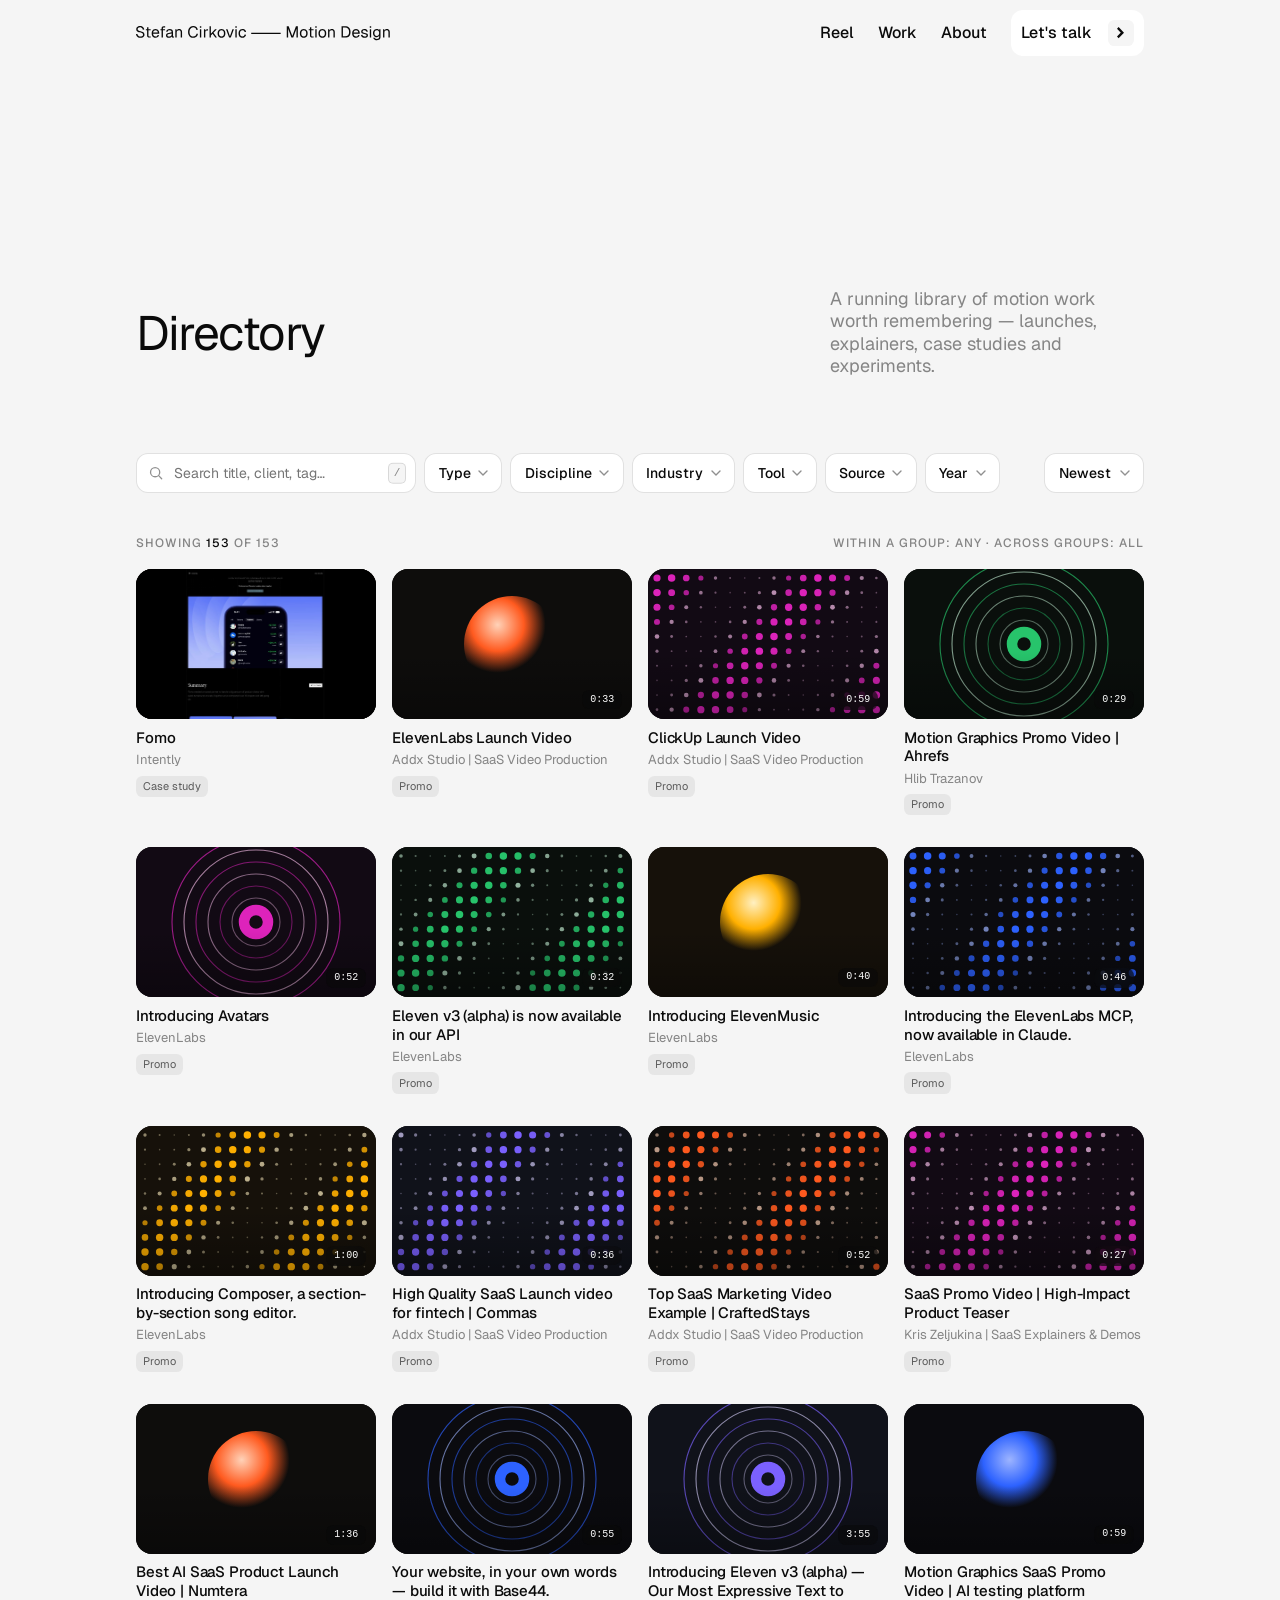
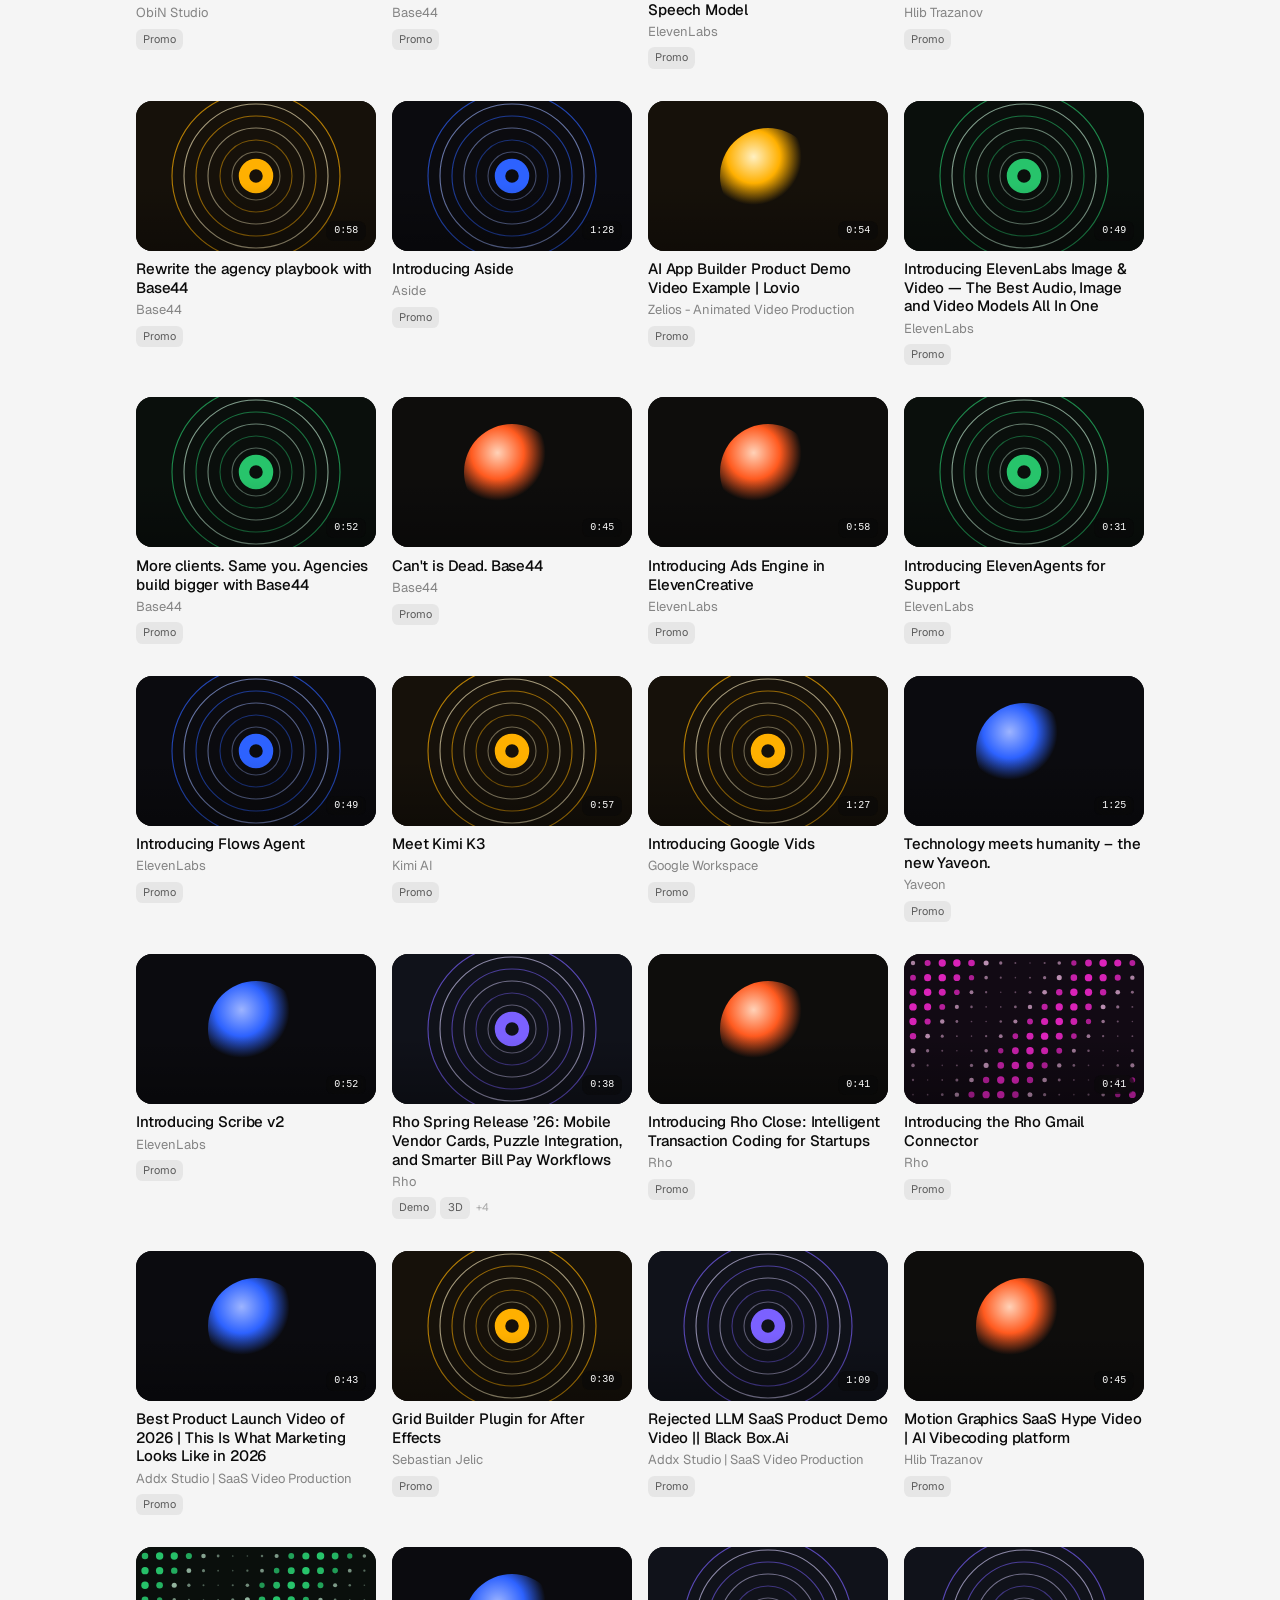
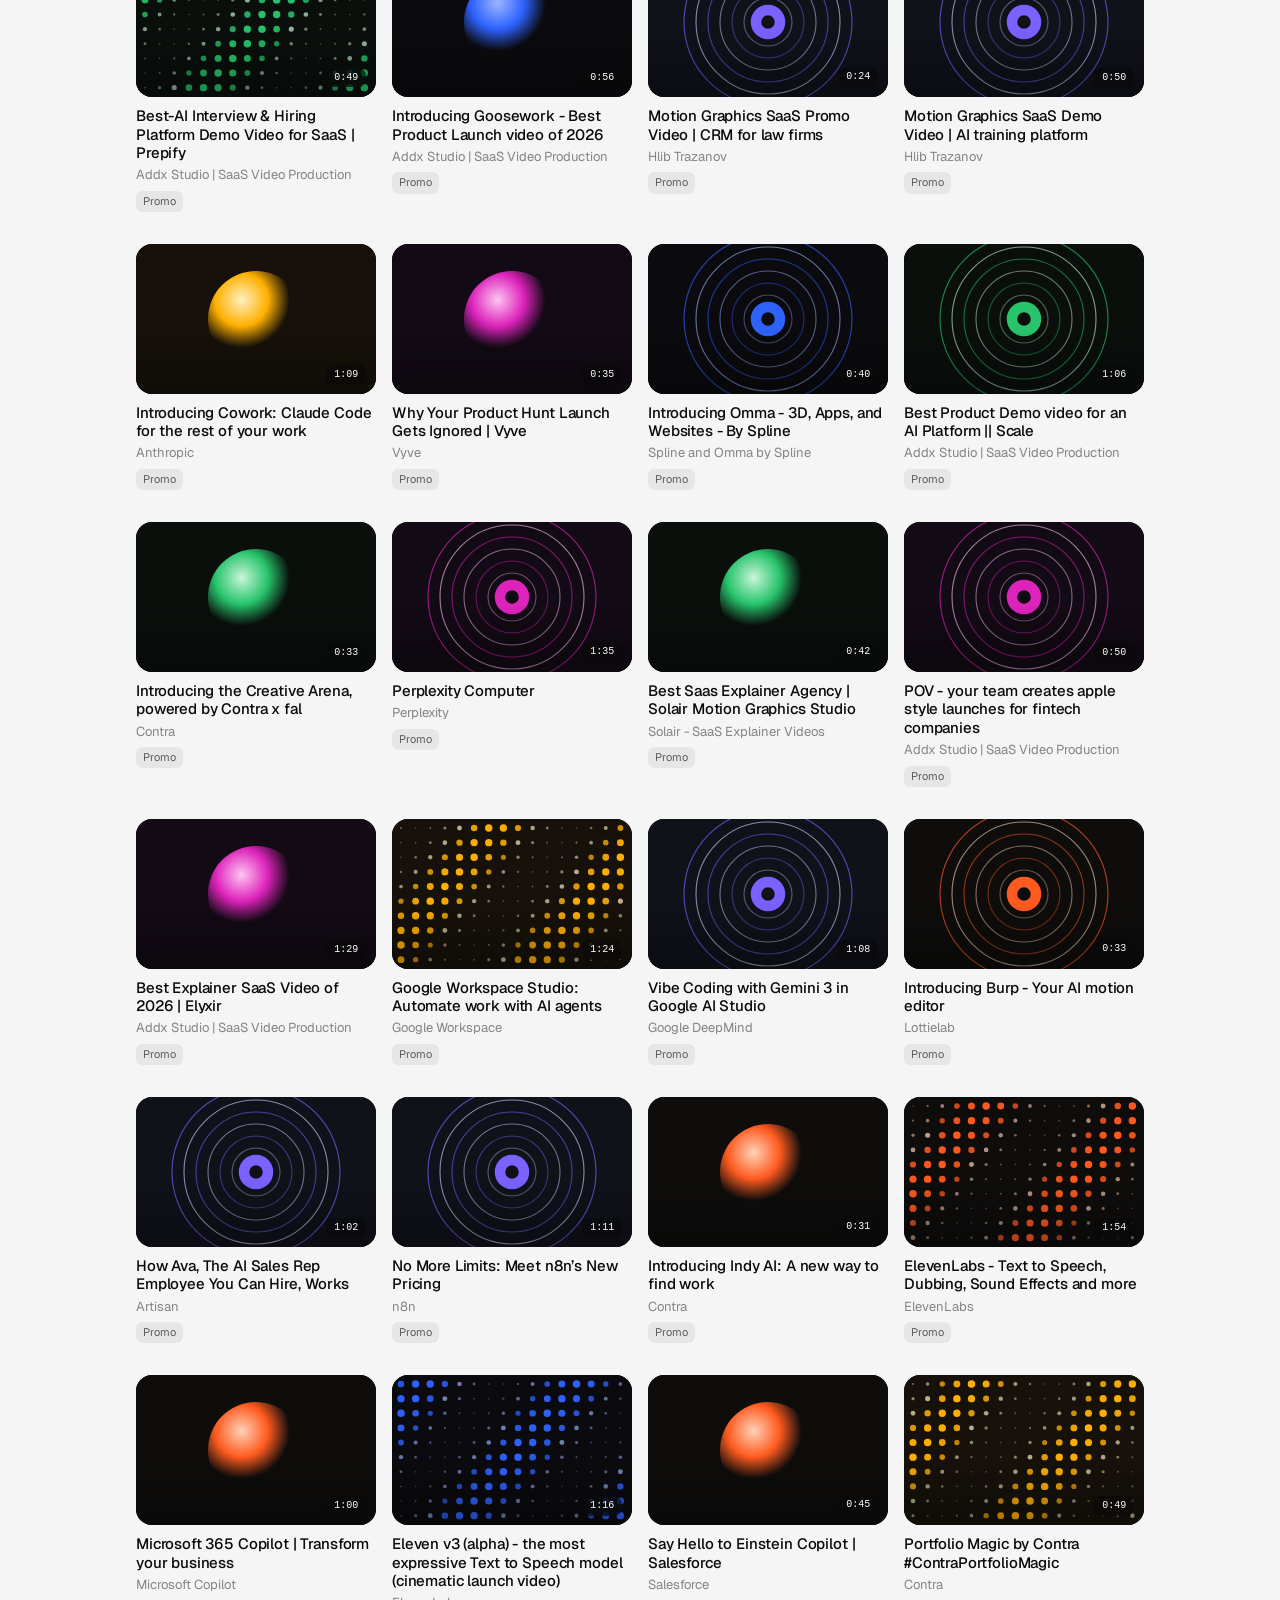
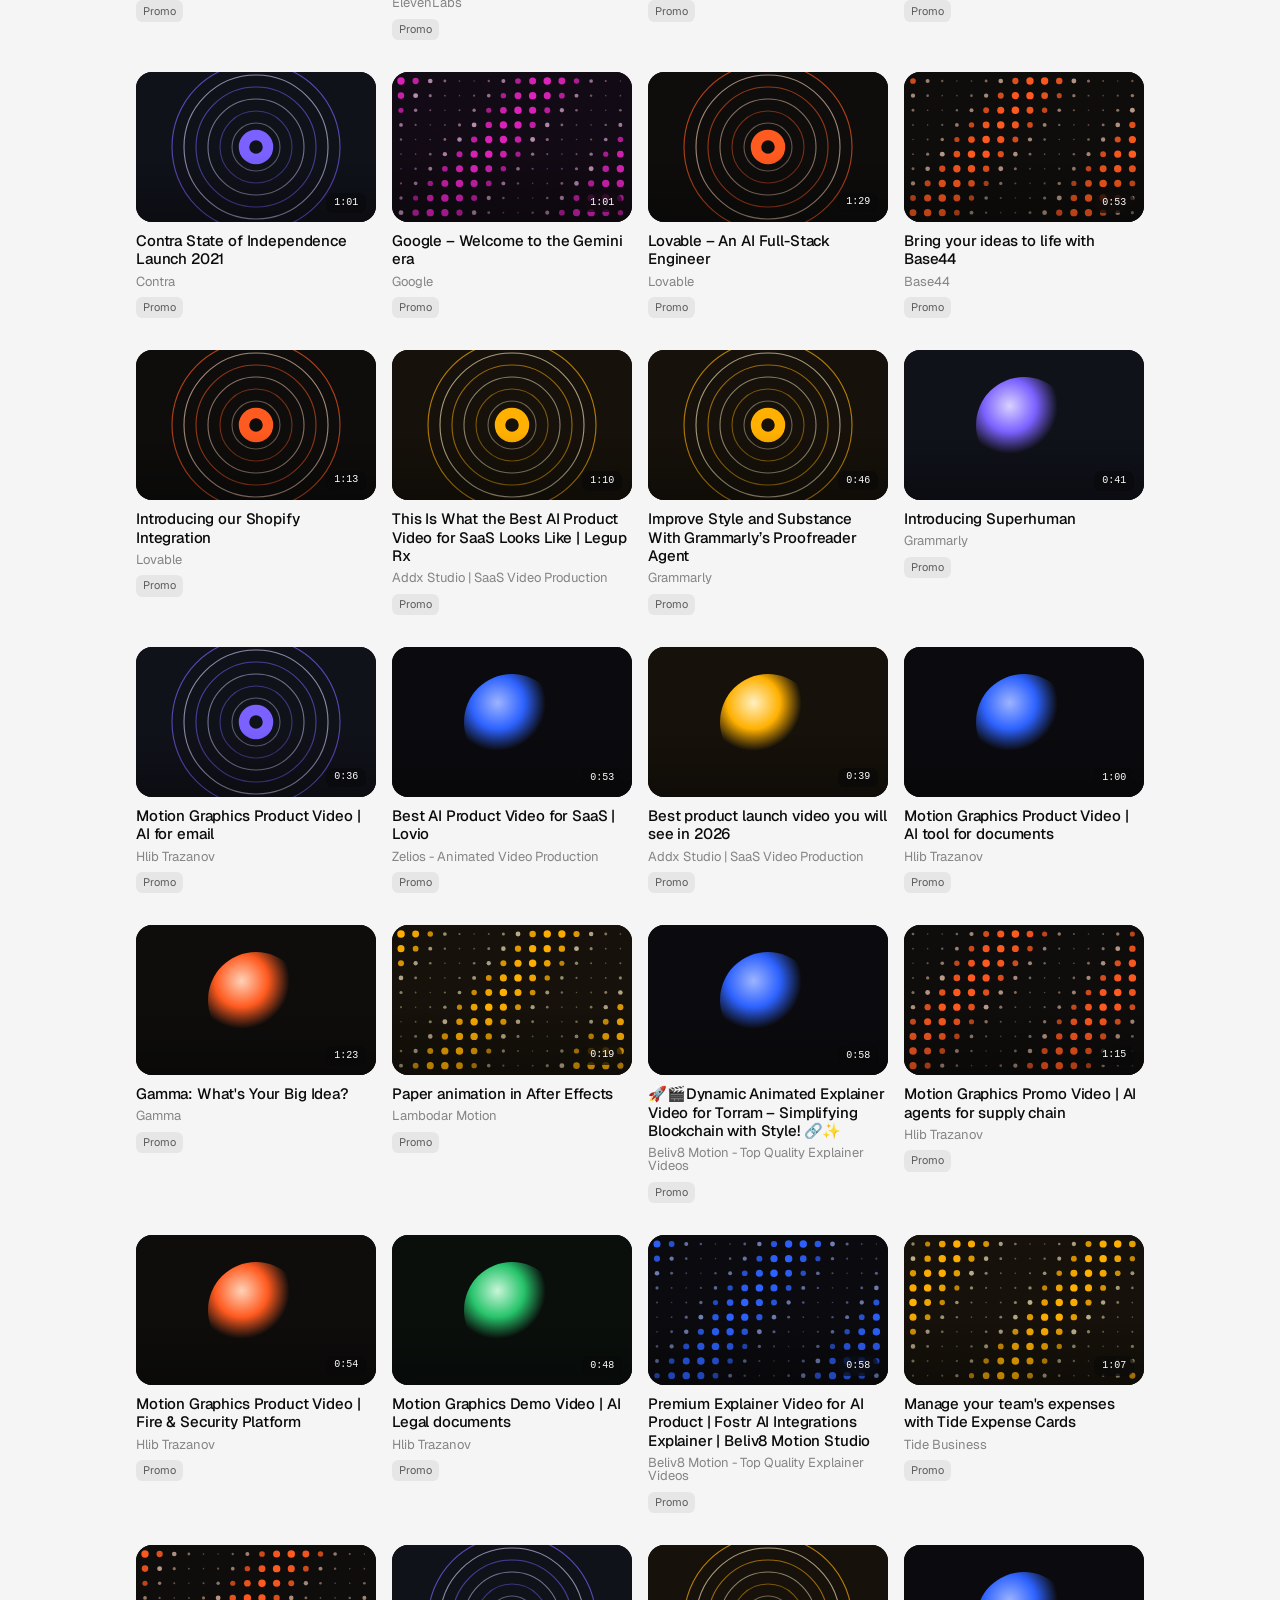
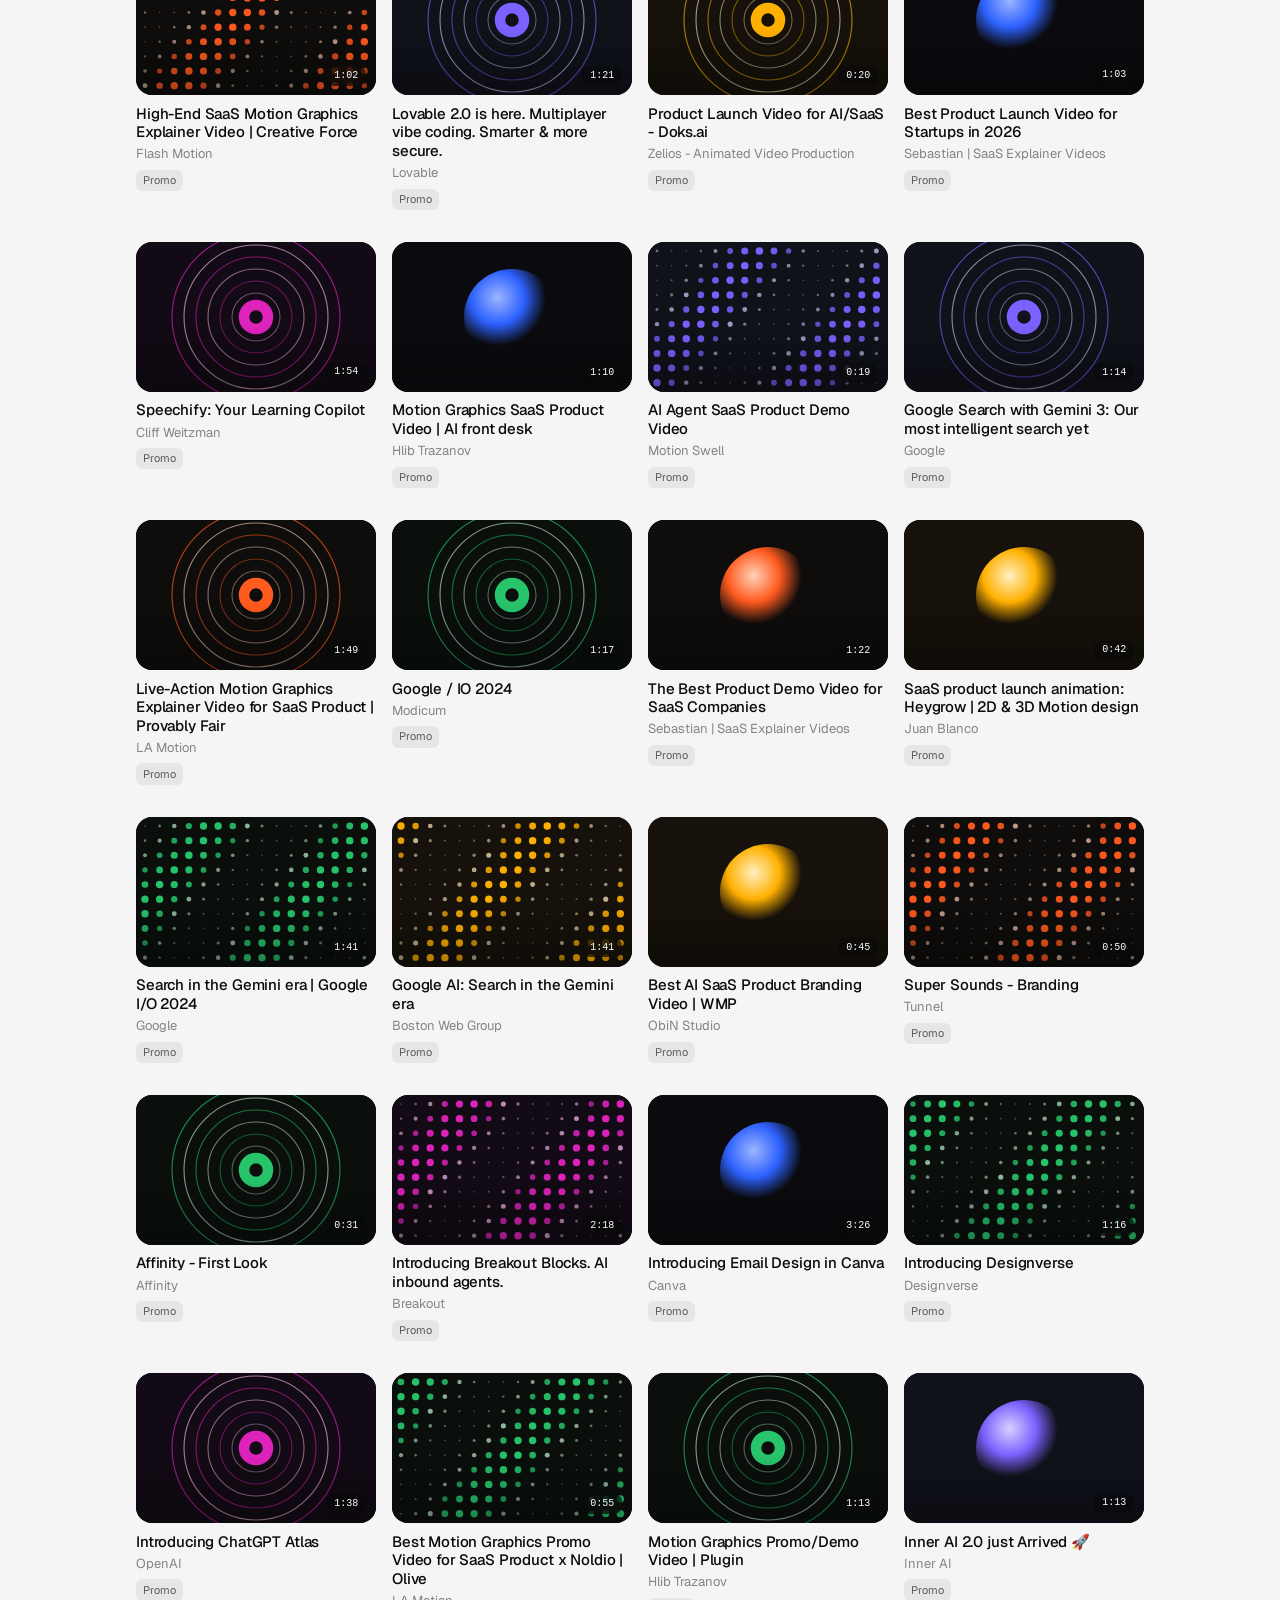
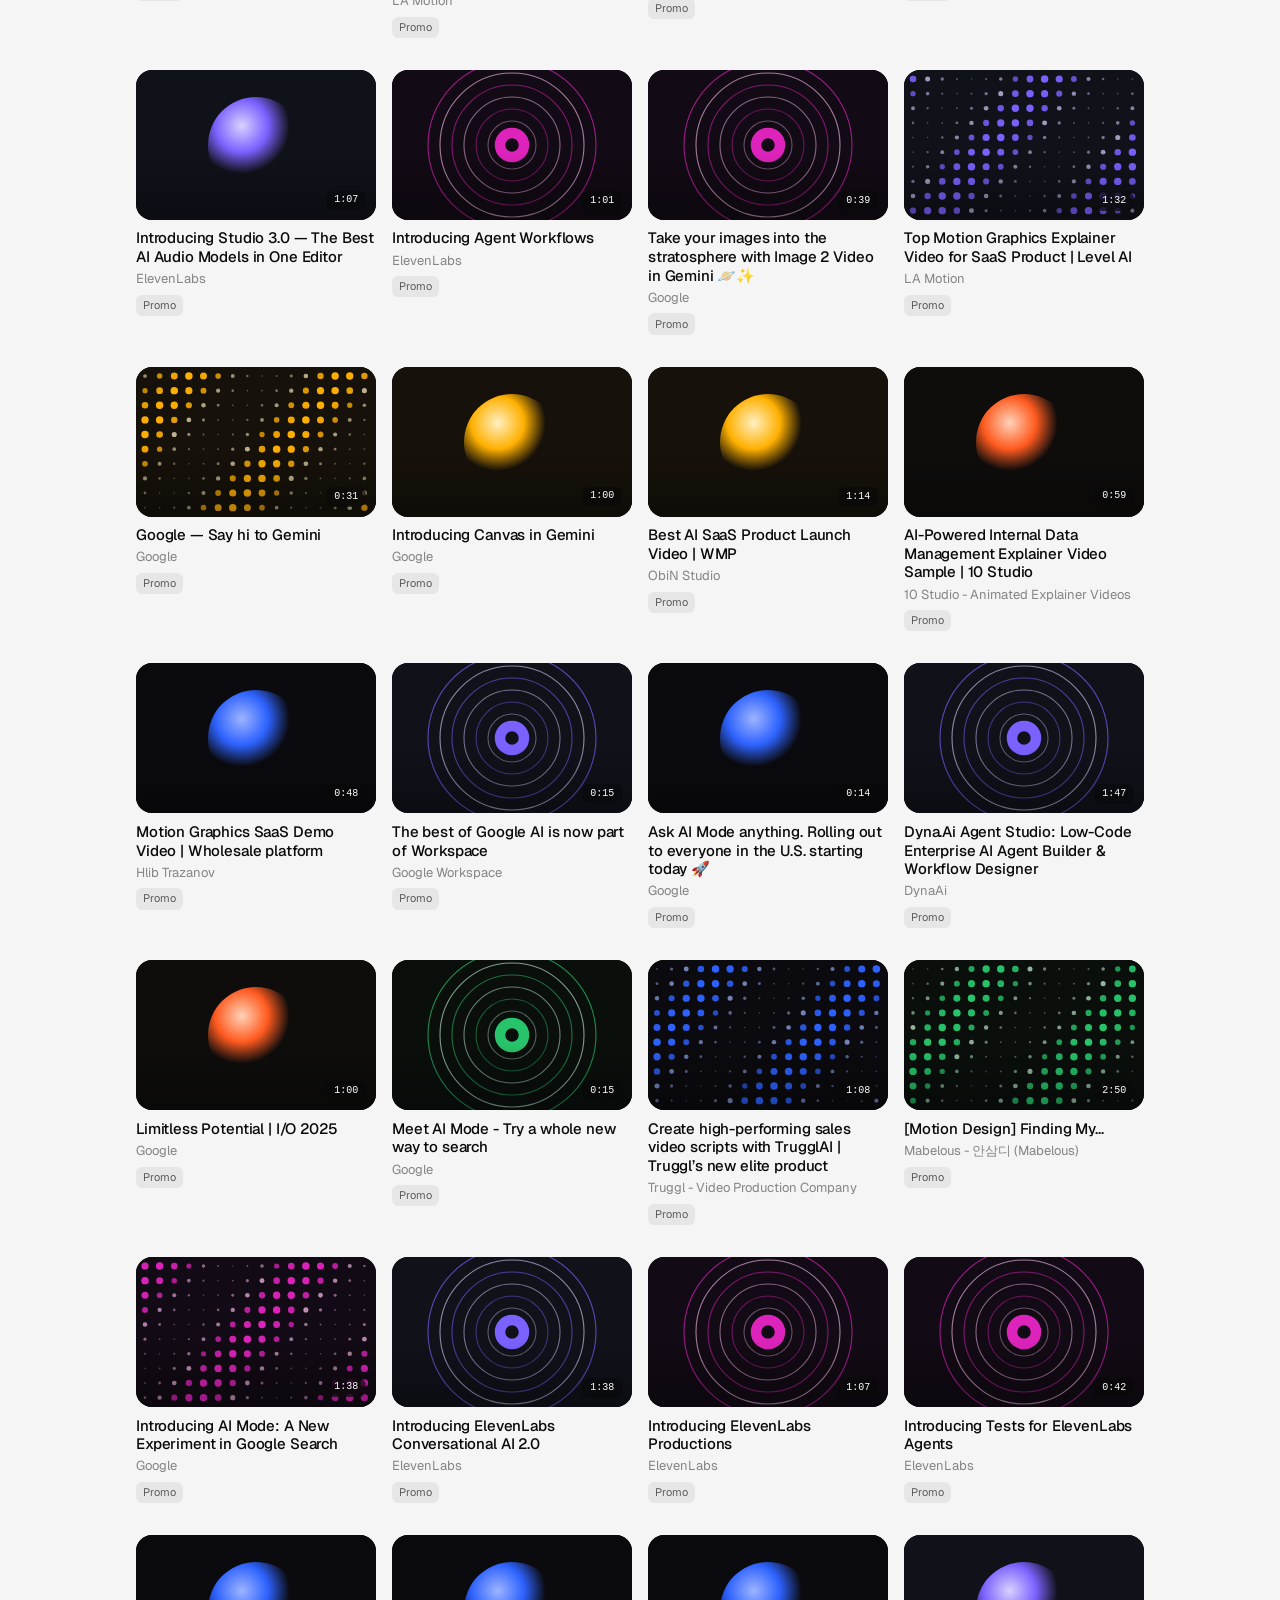
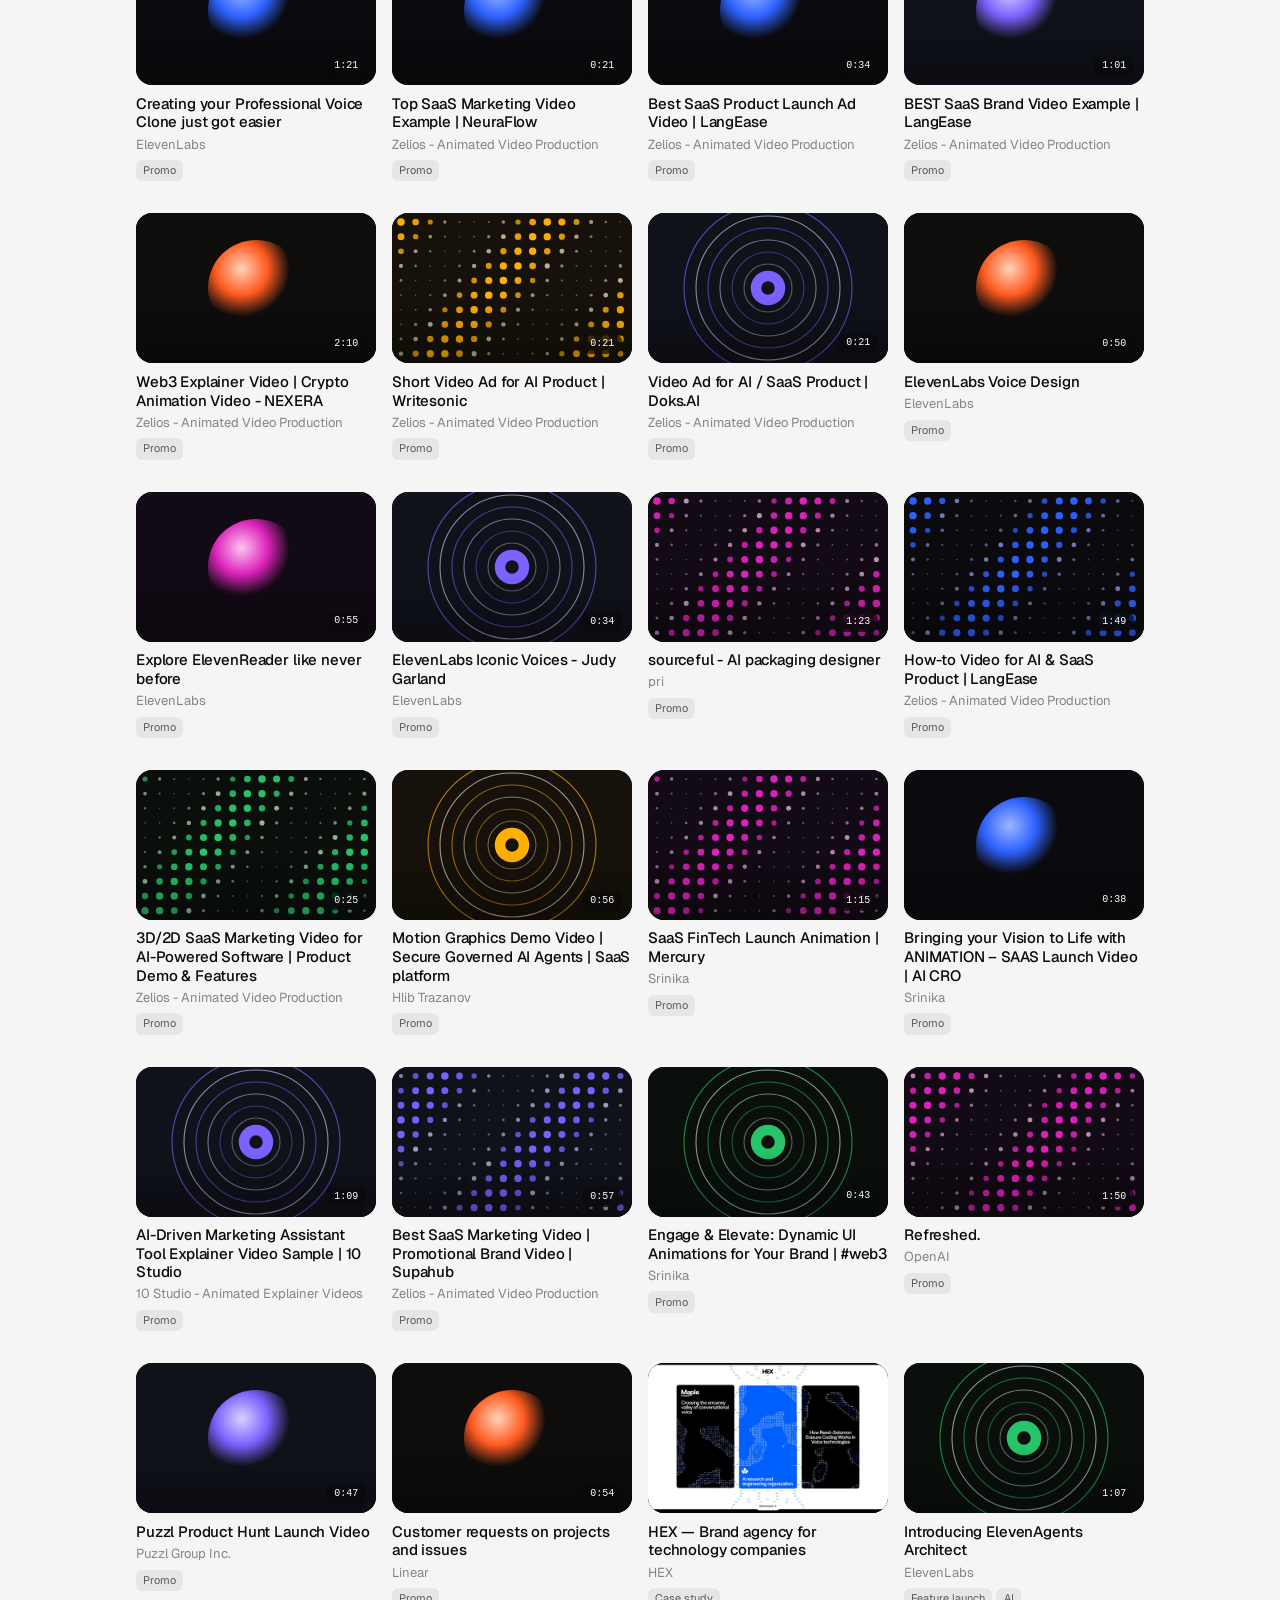
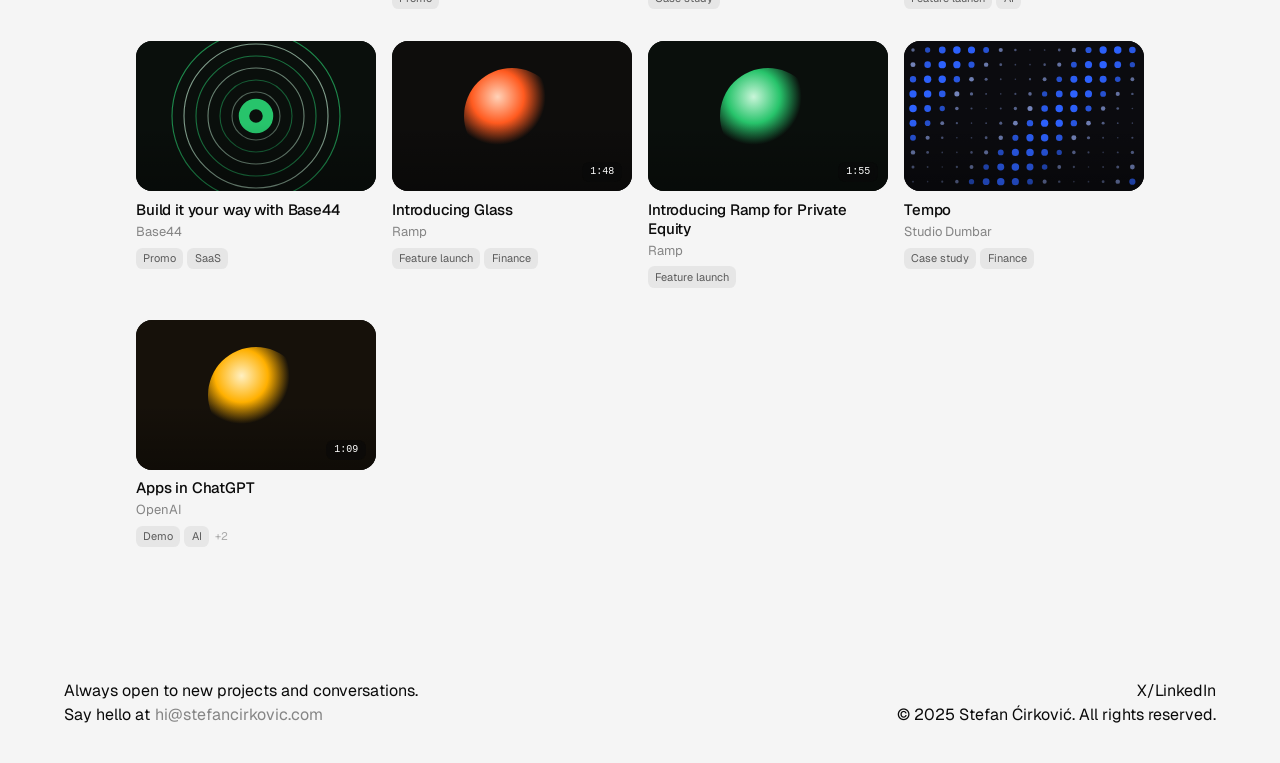
<file: demo/index.html>
<!DOCTYPE html>
<html lang="en">
<head>
<meta charset="utf-8">
<meta name="viewport" content="width=device-width, initial-scale=1">
<title>Directory — Stefan Ćirković</title>
<link rel="preconnect" href="https://fonts.googleapis.com">
<link rel="preconnect" href="https://fonts.gstatic.com" crossorigin>
<link href="https://fonts.googleapis.com/css2?family=Geist:wght@400;500;600&family=Geist+Mono:wght@400;500&display=swap" rel="stylesheet">
<style>
  :root{
    --black-900:#0a0a0a; --black-700:#141110;
    --black-600:rgba(10,10,10,.64); --black-500:rgba(10,10,10,.56);
    --black-400:rgba(10,10,10,.48); --black-300:rgba(10,10,10,.32);
    --black-200:rgba(10,10,10,.24); --black-100:rgba(10,10,10,.12);
    --black-50:rgba(10,10,10,.06);
    --white:#fff; --bg:whitesmoke;
    --ease:cubic-bezier(.455,.03,.515,.955);
    --ease-out:cubic-bezier(.16,1,.3,1);
    --r-card:1rem;
  }
  *{box-sizing:border-box;margin:0;padding:0}
  html{-webkit-font-smoothing:antialiased}
  body{background:var(--bg);color:var(--black-900);font-family:Geist,system-ui,sans-serif;font-size:1rem;line-height:1.5;min-height:100vh}
  button,input,select{font:inherit;color:inherit}
  button{cursor:pointer;background:none;border:0}
  a{color:inherit;text-decoration:none}
  .container{max-width:90rem;margin:0 auto;padding:0 4rem}


  /* ===== from stefancirkovic.com (Webflow) ===== */
  a{color:inherit}
  .padding-global{padding-left:1.5rem;padding-right:1.5rem}
  .container-medium{width:100%;max-width:63rem;margin-left:auto;margin-right:auto}
  .navbar{position:fixed;top:0;left:0;right:0;z-index:9999;padding-top:10px;padding-bottom:10px;background-color:var(--bg);transition:transform .35s cubic-bezier(.4,0,.2,1)}
  .navbar-flex{display:grid;grid-template-columns:1fr 1fr;align-items:center;gap:16px}
  .link-logo{display:flex;align-items:center}
  .logo-desktop{display:block}
  .logo-mobile{display:none}
  .nav-menu{display:flex;justify-content:flex-end;align-items:center;gap:1.5rem;justify-self:end}
  .nav-link{padding:7px 0;color:var(--black-900);line-height:1.48;font-weight:500;text-decoration:none}
  .nav-link-cta{padding:7px 0;color:var(--black-900);line-height:1.48;font-weight:500;text-decoration:none}
  .nav-link-cta.nav-cta{display:flex;overflow:hidden;padding:10px;align-items:center;gap:1rem;border-radius:12px;background-color:#fff}
  .nav-icon-wrapper{display:flex;overflow:hidden;width:1.625rem;height:1.625rem;justify-content:center;align-items:center;border-radius:6.26px;background-color:#f5f5f5}
  .nav-link-icon{width:.5rem;transition:transform .3s cubic-bezier(.22,1,.36,1)}
  .nav-cta:hover .nav-link-icon{animation:slide-through .3s cubic-bezier(.22,1,.36,1) forwards}
  @keyframes slide-through{0%{transform:translateX(0)}40%{transform:translateX(200%)}41%{transform:translateX(-200%)}100%{transform:translateX(0)}}
  .menu-button-main{display:none}
  .nav-overlay{position:fixed;inset:0;background:#000;opacity:0;pointer-events:none;transition:opacity .3s ease;z-index:100}
  .nav-overlay.is-open{opacity:.42;pointer-events:auto}

  .section_hero{padding-top:18rem;padding-bottom:4rem}
  .hero-content-wrapper{display:grid;grid-template-columns:1fr auto;align-items:center;row-gap:2.625rem}
  .heading-style-h4{font-size:3rem;line-height:1;font-weight:400;letter-spacing:-.03em;margin:0}
  .home-hero-sub{max-width:314px;color:var(--black-400);font-size:1.125rem;line-height:1.24}

  .footer{padding-top:2.5rem;padding-bottom:2.5rem}
  .footer-container{max-width:90rem;margin:0 auto;padding-left:4rem;padding-right:4rem}
  .footer-content-wrapper{display:grid;grid-template-columns:1fr 1fr}
  .footer-content-left{display:flex;flex-direction:column;align-items:flex-start;gap:.5rem}
  .footer-content-right{display:flex;flex-direction:column;align-items:flex-end;gap:.5rem}
  .footer-text{display:flex;gap:5px;line-height:1}
  .footer-text.gap-0{gap:0}
  .footer-text a{text-decoration:none}
  .footer-text-gray{color:var(--black-400)}

  @media (max-width:991px){
    .grid{grid-template-columns:repeat(3,1fr)}
    .navbar{padding-top:1rem;padding-bottom:1rem}
    .logo-desktop{display:none}
    .logo-mobile{display:block}
    .menu-button-main{display:flex;flex-direction:column;justify-content:center;gap:6px;width:44px;height:32px;padding:0 11px;justify-self:end;z-index:1;position:relative}
    .menu-button-main span{display:block;height:1.5px;background:var(--black-900);border-radius:2px;transition:transform .35s var(--ease-out)}
    .navbar.open .menu-button-main span:first-child{transform:translateY(3.75px) rotate(45deg)}
    .navbar.open .menu-button-main span:last-child{transform:translateY(-3.75px) rotate(-45deg)}
    .nav-menu{position:fixed;left:0;right:0;top:0;z-index:-1;justify-self:stretch;flex-direction:column;gap:0;padding:5.375rem 1.5rem 2rem;border-radius:0 0 2rem 2rem;background:#fff;transform:translateY(-100%);transition:transform .45s cubic-bezier(.16,1,.3,1)}
    .navbar.open .nav-menu{transform:none}
    .nav-link{padding:8px 0;font-size:1.375rem;line-height:1.24;text-align:center}
    .nav-link-cta.nav-cta{display:inline-flex;margin-top:2rem;justify-content:center;font-size:1.375rem;line-height:1.24;background:var(--bg)}
    .section_hero{padding-top:5.125rem;padding-bottom:1.5rem}
    .hero-content-wrapper{grid-template-columns:1fr;row-gap:1rem}
    .heading-style-h4{font-size:2rem;line-height:1.15}
    .home-hero-sub{font-size:1rem;line-height:1.48}
    .footer-content-left{display:none}
    .footer-content-wrapper{display:flex;justify-content:center}
    .footer-content-right{align-items:center}
    .footer-container{padding-left:1.5rem;padding-right:1.5rem}
  }
  @media (max-width:767px){ .home-hero-sub{max-width:none} }
  @media (max-width:479px){ .footer-text{text-align:center} }

</style>
<link rel="stylesheet" href="../directory.css">
</head>
<body>
<div class="navbar" id="navbar">
  <div class="padding-global">
    <div class="container-medium">
      <div class="navbar-flex">
        <a href="https://www.stefancirkovic.com/" class="link-logo"><img src="[data-uri]" alt="Stefan Ćirković" class="logo-desktop"><img src="[data-uri]" alt="Stefan Ćirković" class="logo-mobile"></a>
        <nav class="nav-menu" id="navMenu">
          <a href="https://www.stefancirkovic.com/#reel" class="nav-link">Reel</a>
          <a href="https://www.stefancirkovic.com/#work" class="nav-link">Work</a>
          <a href="https://www.stefancirkovic.com/#about" class="nav-link">About</a>
          <a href="https://www.stefancirkovic.com/#contact" class="nav-link-cta nav-cta"><div>Let's talk</div><div class="nav-icon-wrapper"><img src="[data-uri]" width="10" alt="" class="nav-link-icon"></div></a>
        </nav>
        <button class="menu-button-main" id="menuBtn" aria-label="Menu"><span></span><span></span></button>
      </div>
    </div>
  </div>
</div>
<div class="nav-overlay" id="navOverlay"></div>

<section class="section_hero">
  <div class="padding-global">
    <div class="container-medium">
      <div class="hero-content-wrapper">
        <h1 class="heading-style-h4">Directory</h1>
        <div class="home-hero-sub">A running library of motion work worth remembering — launches, explainers, case studies and experiments.</div>
      </div>
    </div>
  </div>
</section>

<section class="section-directory"><div class="padding-global"><div class="container-medium">
<div id="sc-directory" data-src="../works.json"></div>
</div></div></section>
<div class="footer"><div class="footer-container"><div class="footer-content-wrapper"><div class="footer-content-left"><div class="footer-text mobile-none">Always open to new projects and conversations.</div><div class="footer-text">Say hello at <a href="#" class="footer-text-gray">hi@stefancirkovic.com</a></div></div><div class="footer-content-right"><div class="footer-text gap-0"><a href="https://x.com/stefan_motion">X</a>/<a href="https://www.linkedin.com/in/stefan-cirkovic/">LinkedIn</a></div><div class="footer-text">© 2025 Stefan Ćirković. All rights reserved.</div></div></div></div></div>

<script>
(function(){const nb=document.getElementById('navbar');let last=scrollY;
addEventListener('scroll',()=>{const y=scrollY;if(nb.classList.contains('open'))return;nb.style.transform=(y>0&&y>last)?'translateY(-100%)':'translateY(0)';last=y;},{passive:true});
const ov=document.getElementById('navOverlay');function so(o){nb.classList.toggle('open',o);ov.classList.toggle('is-open',o);}
document.getElementById('menuBtn').onclick=()=>so(!nb.classList.contains('open'));ov.onclick=()=>so(false);})();
</script>
<script src="../directory.js"></script>
</body></html>
</file>
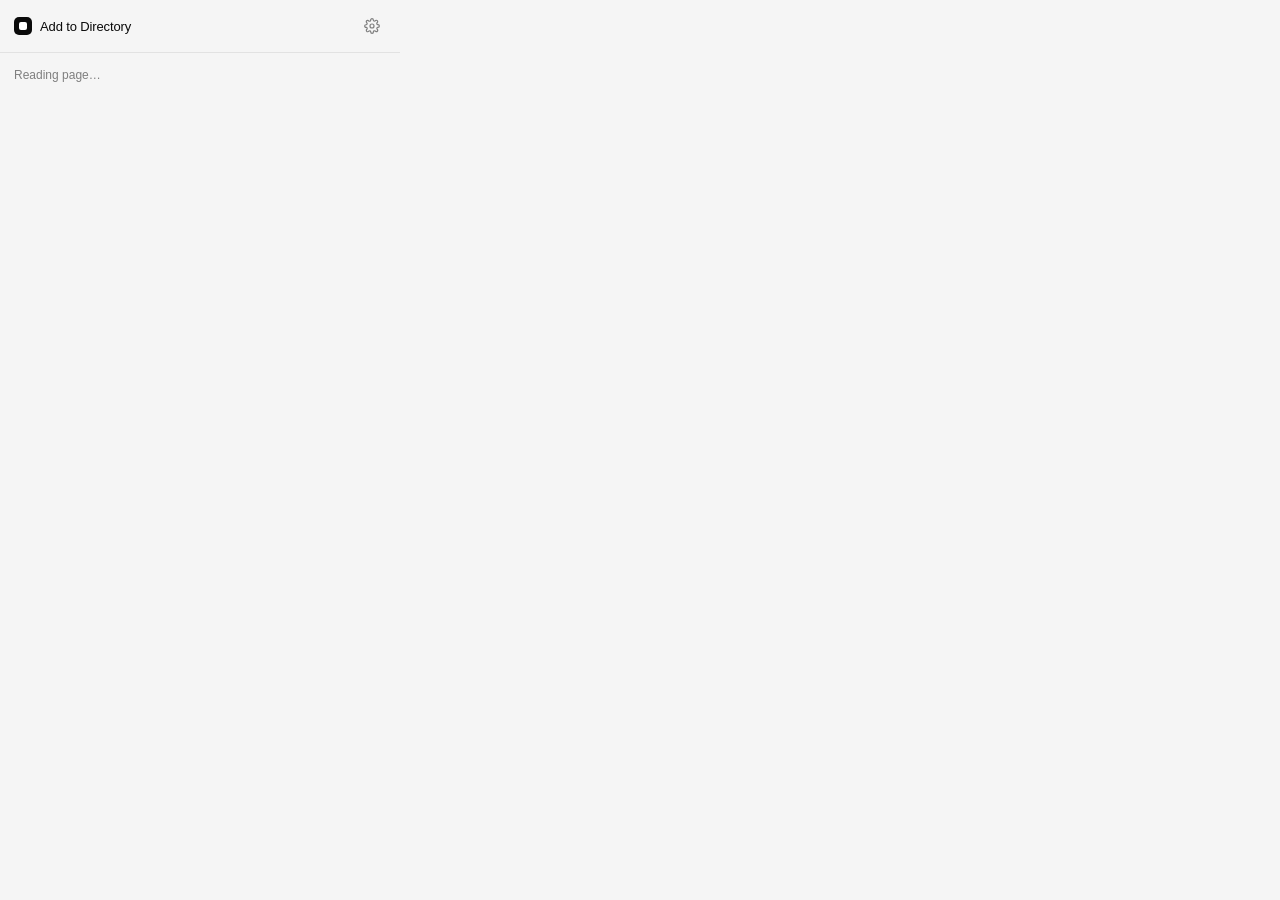
<file: extension/popup.html>
<!DOCTYPE html>
<html lang="en">
<head>
<meta charset="utf-8">
<link rel="stylesheet" href="popup.css">
</head>
<body>
  <header>
    <div class="brand"><span class="mark"></span>Add to Directory</div>
    <button id="gear" class="icon-btn" title="Settings" aria-label="Settings">
      <svg width="16" height="16" viewBox="0 0 24 24" fill="none" stroke="currentColor" stroke-width="1.8"><circle cx="12" cy="12" r="3"/><path d="M19.4 15a1.7 1.7 0 00.3 1.8l.1.1a2 2 0 11-2.8 2.8l-.1-.1a1.7 1.7 0 00-1.8-.3 1.7 1.7 0 00-1 1.5V21a2 2 0 11-4 0v-.1a1.7 1.7 0 00-1.1-1.5 1.7 1.7 0 00-1.8.3l-.1.1a2 2 0 11-2.8-2.8l.1-.1a1.7 1.7 0 00.3-1.8 1.7 1.7 0 00-1.5-1H3a2 2 0 110-4h.1a1.7 1.7 0 001.5-1.1 1.7 1.7 0 00-.3-1.8l-.1-.1a2 2 0 112.8-2.8l.1.1a1.7 1.7 0 001.8.3H9a1.7 1.7 0 001-1.5V3a2 2 0 114 0v.1a1.7 1.7 0 001 1.5 1.7 1.7 0 001.8-.3l.1-.1a2 2 0 112.8 2.8l-.1.1a1.7 1.7 0 00-.3 1.8V9a1.7 1.7 0 001.5 1H21a2 2 0 110 4h-.1a1.7 1.7 0 00-1.5 1z"/></svg>
    </button>
  </header>

  <!-- settings -->
  <section id="settings" hidden>
    <p class="hint">Paste a GitHub fine-grained token with <b>Contents: Read and write</b> access to the <b>Directory</b> repo. It is stored only in this browser.</p>
    <label class="field"><span>GitHub token</span><input id="token" type="password" placeholder="github_pat_…" autocomplete="off"></label>
    <label class="field"><span>Repository</span><input id="repo" type="text" value="histefancirkovic-coder/Directory"></label>
    <div class="row"><button id="saveSettings" class="btn dark">Save</button><span id="settingsMsg" class="msg"></span></div>
  </section>

  <!-- playlist import -->
  <section id="playlist" hidden>
    <div class="pl-head">
      <div class="pl-title" id="plTitle">YouTube playlist</div>
      <div class="hint" id="plInfo">Reading playlist…</div>
    </div>
    <div class="pl-strip" id="plStrip"></div>
    <div id="plGroupsSlot"></div>
    <div class="row sticky">
      <button id="plImport" class="btn dark" disabled>Import</button>
      <span id="plMsg" class="msg"></span>
    </div>
  </section>

  <!-- main form -->
  <section id="form" hidden>
    <div class="pl-banner" id="plBanner" hidden>This video is in a playlist. <button id="plOpen">Import the whole playlist →</button></div>
    <div class="thumb" id="thumb">
      <img id="thumbImg" alt="" hidden>
      <div class="thumb-empty" id="thumbEmpty">No thumbnail</div>
      <span class="badge" id="srcBadge"></span>
    </div>
    <div class="thumb-actions">
      <button class="chip-btn" id="useOg">Page image</button>
      <button class="chip-btn" id="shot">Screenshot</button>
      <label class="chip-btn">Upload<input id="file" type="file" accept="image/*" hidden></label>
      <button class="chip-btn" id="noThumb">None</button>
    </div>
    <p class="hint" id="thumbHint"></p>

    <label class="field"><span>Title</span><input id="title" type="text"></label>
    <div class="two">
      <label class="field"><span>Client / brand</span><input id="client" type="text"></label>
      <label class="field small"><span>Year</span><input id="year" type="number" min="1990" max="2100"></label>
    </div>
    <div class="two">
      <label class="field"><span>Link</span><input id="url" type="url"></label>
      <label class="field small"><span>Duration</span><input id="duration" type="text" placeholder="1:12"></label>
    </div>

    <div id="groups"></div>

    <label class="field"><span>Description <i>(optional)</i></span><textarea id="desc" rows="2"></textarea></label>

    <div class="dup" id="dup" hidden>Already in the directory. Saving will update it.</div>
    <div class="row sticky">
      <button id="save" class="btn dark">Add to Directory</button>
      <span id="msg" class="msg"></span>
    </div>
  </section>

  <section id="loading"><p class="hint">Reading page…</p></section>

  <script src="popup.js"></script>
</body>
</html>
</file>
<file: directory.css>
/* Stefan Ćirković — Directory widget. All rules scoped to #sc-directory so they never touch Webflow classes. */
#sc-directory{
  --d-900:#0a0a0a; --d-600:rgba(10,10,10,.64); --d-400:rgba(10,10,10,.48); --d-300:rgba(10,10,10,.32);
  --d-200:rgba(10,10,10,.24); --d-100:rgba(10,10,10,.12); --d-50:rgba(10,10,10,.06); --d-bg:whitesmoke;
  --d-ease:cubic-bezier(.455,.03,.515,.955); --d-out:cubic-bezier(.16,1,.3,1);
  font-family:inherit; color:var(--d-900); padding-bottom:6rem;
}
#sc-directory *{box-sizing:border-box}
#sc-directory button,#sc-directory input,#sc-directory select{font:inherit;color:inherit;margin:0}
#sc-directory button{cursor:pointer;background:none;border:0;padding:0}
#sc-directory a{color:inherit;text-decoration:none}

/* toolbar */
#sc-directory .scd-toolbar{position:sticky;top:0;z-index:40;padding:.75rem 0;background:color-mix(in srgb,var(--d-bg) 88%,transparent);-webkit-backdrop-filter:blur(14px);backdrop-filter:blur(14px);transition:top .35s cubic-bezier(.4,0,.2,1)}
#sc-directory .scd-row{display:flex;align-items:center;gap:.5rem;flex-wrap:wrap}
#sc-directory .scd-search{position:relative;flex:0 1 280px;min-width:200px;display:block}
#sc-directory .scd-search input{width:100%;height:2.5rem;border-radius:.75rem;border:1px solid var(--d-100);background:#fff;padding:0 .9rem 0 2.3rem;font-size:.875rem;outline:none;transition:border-color .2s}
#sc-directory .scd-search input:focus{border-color:var(--d-300)}
#sc-directory .scd-search svg{position:absolute;left:.8rem;top:50%;transform:translateY(-50%);opacity:.45}
#sc-directory .scd-search kbd{position:absolute;right:.6rem;top:50%;transform:translateY(-50%);font-family:ui-monospace,monospace;font-size:11px;color:var(--d-400);border:1px solid var(--d-100);border-radius:5px;padding:1px 5px;background:var(--d-bg)}
#sc-directory .scd-dd{position:relative}
#sc-directory .scd-dd-btn{height:2.5rem;display:flex;align-items:center;gap:.45rem;padding:0 .85rem;border-radius:.75rem;border:1px solid var(--d-100);background:#fff;font-size:.875rem;font-weight:500;white-space:nowrap;transition:border-color .2s}
#sc-directory .scd-dd-btn:hover{border-color:var(--d-200)}
#sc-directory .scd-n{min-width:1.15rem;height:1.15rem;border-radius:99px;background:var(--d-900);color:#fff;font-size:11px;display:none;place-items:center;padding:0 .3rem}
#sc-directory .scd-dd-btn.has .scd-n{display:grid}
#sc-directory .scd-dd-btn svg{opacity:.45;transition:transform .25s var(--d-out)}
#sc-directory .scd-dd.open .scd-dd-btn{border-color:var(--d-900)}
#sc-directory .scd-dd.open .scd-dd-btn svg{transform:rotate(180deg)}
#sc-directory .scd-pop{position:absolute;top:calc(100% + .4rem);left:0;min-width:220px;max-height:60vh;overflow:auto;background:#fff;border:1px solid var(--d-100);border-radius:1rem;padding:.4rem;box-shadow:0 18px 40px -12px rgba(10,10,10,.18);opacity:0;transform:translateY(-6px) scale(.98);transform-origin:top left;pointer-events:none;transition:opacity .18s,transform .25s var(--d-out);z-index:5}
#sc-directory .scd-dd.open .scd-pop{opacity:1;transform:none;pointer-events:auto}
#sc-directory .scd-opt{display:flex;align-items:center;gap:.6rem;width:100%;padding:.5rem .6rem;border-radius:.6rem;font-size:.875rem;text-align:left}
#sc-directory .scd-opt:hover{background:var(--d-50)}
#sc-directory .scd-box{width:1rem;height:1rem;border-radius:.3rem;border:1px solid var(--d-200);display:grid;place-items:center;flex:none;transition:background .15s,border-color .15s}
#sc-directory .scd-opt.on .scd-box{background:var(--d-900);border-color:var(--d-900)}
#sc-directory .scd-box svg{opacity:0}
#sc-directory .scd-opt.on .scd-box svg{opacity:1}
#sc-directory .scd-c{margin-left:auto;font-family:ui-monospace,monospace;font-size:11px;color:var(--d-300)}
#sc-directory .scd-opt.zero{opacity:.38}
#sc-directory .scd-spacer{flex:1}
#sc-directory .scd-sort{height:2.5rem;border-radius:.75rem;border:1px solid var(--d-100);background:#fff;padding:0 2rem 0 .85rem;font-size:.875rem;font-weight:500;appearance:none;-webkit-appearance:none;background-image:url("data:image/svg+xml,%3Csvg xmlns='http://www.w3.org/2000/svg' width='10' height='6' fill='none'%3E%3Cpath d='M1 1l4 4 4-4' stroke='%230a0a0a' stroke-opacity='.45' stroke-width='1.4' stroke-linecap='round' stroke-linejoin='round'/%3E%3C/svg%3E");background-repeat:no-repeat;background-position:right .8rem center;cursor:pointer;outline:none}
#sc-directory .scd-active{display:flex;flex-wrap:wrap;gap:.4rem;align-items:center;margin-top:.6rem}
#sc-directory .scd-active:empty{display:none}
#sc-directory .scd-chip{display:inline-flex;align-items:center;gap:.4rem;height:1.85rem;padding:0 .45rem 0 .7rem;border-radius:99px;background:var(--d-900);color:#fff;font-size:.8125rem;font-weight:500;animation:scd-pop .3s var(--d-out)}
#sc-directory .scd-chip small{opacity:.5;font-weight:400;font-size:inherit}
#sc-directory .scd-chip button{width:1.1rem;height:1.1rem;border-radius:50%;display:grid;place-items:center;background:rgba(255,255,255,.16);color:#fff}
#sc-directory .scd-clear{font-size:.8125rem;color:var(--d-400);padding:0 .5rem;height:1.85rem;text-decoration:underline;text-underline-offset:3px}
@keyframes scd-pop{from{opacity:0;transform:scale(.85)}to{opacity:1;transform:none}}
#sc-directory .scd-meta{display:flex;justify-content:space-between;align-items:center;padding:1.75rem 0 1rem;font-size:12px;letter-spacing:1px;text-transform:uppercase;font-weight:500;color:var(--d-400);line-height:20px}
#sc-directory .scd-meta b{color:var(--d-900);font-weight:500}

/* grid */
#sc-directory .scd-grid{display:grid;grid-template-columns:repeat(4,1fr);gap:2rem 1rem}
#sc-directory .scd-card{display:flex;flex-direction:column;gap:.6rem;cursor:pointer;animation:scd-rise .55s var(--d-out) both;outline:none}
@keyframes scd-rise{from{opacity:0;transform:translateY(14px)}to{opacity:1;transform:none}}
#sc-directory .scd-thumb{position:relative;aspect-ratio:16/10;border-radius:1rem;overflow:hidden;background:#111;isolation:isolate}
#sc-directory .scd-thumb img,#sc-directory .scd-thumb svg.scd-art{position:absolute;inset:0;width:100%;height:100%;object-fit:cover;transition:transform .8s var(--d-out)}
#sc-directory .scd-card:hover .scd-thumb img,#sc-directory .scd-card:hover .scd-thumb svg.scd-art{transform:scale(1.045)}
#sc-directory .scd-card:focus-visible .scd-thumb{outline:2px solid #4d65ff;outline-offset:2px}
#sc-directory .scd-shade{position:absolute;inset:0;background:linear-gradient(180deg,rgba(0,0,0,0) 55%,rgba(0,0,0,.3))}
#sc-directory .scd-dur{position:absolute;bottom:.6rem;right:.6rem;font-family:ui-monospace,monospace;font-size:10px;line-height:1;padding:.3rem .5rem;border-radius:.5rem;background:rgba(10,10,10,.55);-webkit-backdrop-filter:blur(10px);backdrop-filter:blur(10px);color:#fff}
#sc-directory .scd-play{position:absolute;left:50%;top:50%;width:2.75rem;height:2.75rem;border-radius:50%;background:#fff;display:grid;place-items:center;transform:translate(-50%,-50%) scale(.6);opacity:0;transition:transform .45s var(--d-out),opacity .3s}
#sc-directory .scd-card:hover .scd-play{transform:translate(-50%,-50%) scale(1);opacity:1}
#sc-directory .scd-title{font-size:.9375rem;line-height:1.24;letter-spacing:-.01em;font-weight:500}
#sc-directory .scd-client{color:var(--d-400);line-height:1;margin-top:.35rem;font-size:.8125rem}
#sc-directory .scd-tags{display:flex;flex-wrap:wrap;gap:.25rem}
#sc-directory .scd-tag{font-size:11px;line-height:1;padding:.32rem .45rem;border-radius:.4rem;background:var(--d-50);color:var(--d-600);transition:background .2s,color .2s}
#sc-directory button.scd-tag:hover{background:var(--d-100);color:var(--d-900)}
#sc-directory .scd-tag.hit{background:var(--d-900);color:#fff}
#sc-directory .scd-tag.more{background:none;color:var(--d-300);padding-left:.15rem}
#sc-directory .scd-empty{grid-column:1/-1;text-align:center;padding:5rem 0;color:var(--d-400)}
#sc-directory .scd-empty h3{font-size:2rem;font-weight:400;letter-spacing:-.02em;color:var(--d-900);margin:0 0 .5rem}
#sc-directory .scd-empty button{margin-top:1.25rem;background:var(--d-900);color:#fff;padding:.75rem 1rem;border-radius:.75rem;font-weight:500;font-size:.875rem}

/* lightbox (appended to body, so scoped by its own id) */
#scd-lb{--d-900:#0a0a0a;--d-600:rgba(10,10,10,.64);--d-400:rgba(10,10,10,.48);--d-100:rgba(10,10,10,.12);--d-50:rgba(10,10,10,.06);--d-out:cubic-bezier(.16,1,.3,1);
  position:fixed;inset:0;z-index:100000;display:grid;place-items:center;padding:2rem;pointer-events:none;font-family:inherit;color:var(--d-900)}
#scd-lb *{box-sizing:border-box}
#scd-lb button{cursor:pointer;background:none;border:0;padding:0;font:inherit;color:inherit}
#scd-lb .scd-lb-bg{position:absolute;inset:0;background:rgba(10,10,10,.72);-webkit-backdrop-filter:blur(8px);backdrop-filter:blur(8px);opacity:0;transition:opacity .35s ease}
#scd-lb .scd-lb-panel{position:relative;width:min(1080px,100%);max-height:calc(100vh - 4rem);overflow:auto;background:whitesmoke;border-radius:1.75rem;padding:.75rem;opacity:0;transform:translateY(24px) scale(.97);transition:opacity .3s,transform .5s var(--d-out)}
#scd-lb.open{pointer-events:auto}
#scd-lb.open .scd-lb-bg{opacity:1}
#scd-lb.open .scd-lb-panel{opacity:1;transform:none}
#scd-lb .scd-lb-player{position:relative;aspect-ratio:16/9;border-radius:1.25rem;overflow:hidden;background:#000}
#scd-lb .scd-lb-player.social{aspect-ratio:auto;min-height:320px;background:#fff;display:flex;justify-content:center;padding:1rem;max-height:70vh;overflow:auto}
#scd-lb .scd-lb-player iframe{position:absolute;inset:0;width:100%;height:100%;border:0}
#scd-lb .scd-lb-player.social iframe{position:static;width:100%;max-width:560px;min-height:560px}
#scd-lb .scd-lb-player img,#scd-lb .scd-lb-player svg{position:absolute;inset:0;width:100%;height:100%;object-fit:cover}
#scd-lb .scd-lb-body{display:grid;grid-template-columns:1.5fr 1fr;gap:2rem;padding:1.75rem 1.25rem 1.25rem}
#scd-lb h2{font-size:2rem;line-height:1.16;font-weight:400;letter-spacing:-.02em;margin:0}
#scd-lb .scd-lb-client{color:var(--d-400);margin-top:.5rem;font-size:1.125rem;line-height:1.24}
#scd-lb .scd-lb-desc{margin-top:1.25rem;color:var(--d-600);line-height:1.48;max-width:520px}
#scd-lb dl{display:flex;flex-direction:column;gap:1rem;margin:0}
#scd-lb dt{font-size:12px;letter-spacing:1px;text-transform:uppercase;font-weight:500;color:var(--d-400);margin-bottom:.4rem}
#scd-lb dd{margin:0;display:flex;flex-wrap:wrap;gap:.25rem}
#scd-lb .scd-tag{font-size:11px;line-height:1;padding:.32rem .45rem;border-radius:.4rem;background:var(--d-50);color:var(--d-600)}
#scd-lb .scd-btn{display:inline-flex;align-items:center;gap:.5rem;padding:.8rem 1rem;border-radius:.75rem;font-weight:500;font-size:.875rem;line-height:1;background:var(--d-900);color:#fff;text-decoration:none;align-self:flex-start;margin-top:.5rem}
#scd-lb .scd-x,#scd-lb .scd-nav{position:absolute;z-index:2;width:2.5rem;height:2.5rem;border-radius:50%;background:rgba(255,255,255,.16);-webkit-backdrop-filter:blur(10px);backdrop-filter:blur(10px);color:#fff;display:grid;place-items:center;transition:background .2s}
#scd-lb .scd-x{top:1.25rem;right:1.25rem}
#scd-lb .scd-x,#scd-lb .scd-nav{opacity:0;transition:opacity .3s,background .2s}
#scd-lb.open .scd-x,#scd-lb.open .scd-nav{opacity:1}
#scd-lb .scd-x:hover,#scd-lb .scd-nav:hover{background:rgba(255,255,255,.3)}
#scd-lb .scd-nav{top:50%;transform:translateY(-50%)}
#scd-lb .scd-nav.prev{left:-3.5rem}#scd-lb .scd-nav.next{right:-3.5rem}
#scd-lb .scd-lb-player.social ~ .scd-x{background:rgba(10,10,10,.5)}

@media (max-width:991px){
  #sc-directory .scd-grid{grid-template-columns:repeat(3,1fr)}
  #scd-lb .scd-lb-body{grid-template-columns:1fr}
  #scd-lb .scd-nav{display:none}
}
@media (max-width:767px){
  #sc-directory .scd-grid{grid-template-columns:repeat(2,1fr);gap:1.5rem .75rem}
  #sc-directory .scd-toolbar{position:relative;top:auto!important;z-index:40}
  #sc-directory .scd-row{flex-wrap:nowrap;overflow-x:auto;margin:0 -1.5rem;padding:0 1.5rem;scrollbar-width:none}
  #sc-directory .scd-row::-webkit-scrollbar{display:none}
  #sc-directory .scd-search{flex:0 0 200px}
  #sc-directory .scd-dd{position:static}
  #sc-directory .scd-pop{left:1.5rem;right:1.5rem;top:auto;margin-top:.4rem}
  #sc-directory .scd-logic{display:none}
  #scd-lb{padding:.75rem}
}
</file>
<file: extension/popup.css>
*{box-sizing:border-box;margin:0;padding:0}
body{width:400px;max-height:600px;font-family:Geist,-apple-system,BlinkMacSystemFont,"Segoe UI",Inter,sans-serif;font-size:13px;color:#0a0a0a;background:whitesmoke;-webkit-font-smoothing:antialiased}
button,input,textarea{font:inherit;color:inherit}
button{cursor:pointer;background:none;border:0}
[hidden]{display:none!important}
header{display:flex;justify-content:space-between;align-items:center;padding:12px 14px;border-bottom:1px solid rgba(10,10,10,.08);position:sticky;top:0;background:whitesmoke;z-index:3}
.brand{display:flex;align-items:center;gap:8px;font-weight:500;letter-spacing:-.01em}
.mark{width:18px;height:18px;border-radius:5px;background:#0a0a0a;position:relative}
.mark:after{content:"";position:absolute;inset:5px;border-radius:2px;background:#fff}
.icon-btn{width:28px;height:28px;border-radius:8px;display:grid;place-items:center;color:rgba(10,10,10,.5)}
.icon-btn:hover{background:rgba(10,10,10,.06);color:#0a0a0a}
section{padding:14px}
.hint{color:rgba(10,10,10,.5);font-size:12px;line-height:1.4;margin-bottom:10px}
.hint:empty{display:none}
.field{display:flex;flex-direction:column;gap:5px;margin-bottom:10px;flex:1}
.field span{font-size:11px;letter-spacing:.6px;text-transform:uppercase;font-weight:500;color:rgba(10,10,10,.48)}
.field i{text-transform:none;letter-spacing:0;font-style:normal;opacity:.7}
.field input,.field textarea{width:100%;border:1px solid rgba(10,10,10,.12);background:#fff;border-radius:10px;padding:8px 10px;outline:none;resize:vertical}
.field input:focus,.field textarea:focus{border-color:rgba(10,10,10,.4)}
.two{display:flex;gap:8px}
.field.small{flex:0 0 86px}
.thumb{position:relative;aspect-ratio:16/10;border-radius:12px;overflow:hidden;background:#111;margin-bottom:8px}
.thumb img{position:absolute;inset:0;width:100%;height:100%;object-fit:cover}
.thumb-empty{position:absolute;inset:0;display:grid;place-items:center;color:rgba(255,255,255,.5);font-size:12px}
.badge{position:absolute;top:8px;left:8px;font-size:10px;font-weight:500;padding:4px 7px;border-radius:7px;background:rgba(10,10,10,.6);color:#fff}
.badge:empty{display:none}
.thumb-actions{display:flex;gap:6px;flex-wrap:wrap;margin-bottom:8px}
.chip-btn{font-size:12px;padding:6px 10px;border-radius:99px;border:1px solid rgba(10,10,10,.12);background:#fff;cursor:pointer}
.chip-btn:hover{border-color:rgba(10,10,10,.3)}
.chip-btn.on{background:#0a0a0a;color:#fff;border-color:#0a0a0a}
.group{margin-bottom:12px}
.group-h{font-size:11px;letter-spacing:.6px;text-transform:uppercase;font-weight:500;color:rgba(10,10,10,.48);margin-bottom:6px}
.tags{display:flex;flex-wrap:wrap;gap:5px}
.tag{font-size:12px;padding:5px 9px;border-radius:8px;background:rgba(10,10,10,.06);color:rgba(10,10,10,.75);transition:background .15s,color .15s}
.tag:hover{background:rgba(10,10,10,.12)}
.tag.on{background:#0a0a0a;color:#fff}
.tag-add{font-size:12px;width:84px;padding:5px 8px;border-radius:8px;border:1px dashed rgba(10,10,10,.24);background:transparent;outline:none}
.tag-add:focus{border-style:solid;border-color:rgba(10,10,10,.4);background:#fff;width:120px}
.row{display:flex;align-items:center;gap:10px}
.sticky{position:sticky;bottom:0;background:whitesmoke;padding:10px 0 2px;margin-top:4px}
.btn{padding:10px 14px;border-radius:10px;font-weight:500;line-height:1}
.btn.dark{background:#0a0a0a;color:#fff}
.btn:disabled{opacity:.5;cursor:default}
.msg{font-size:12px;color:rgba(10,10,10,.6)}
.msg.ok{color:#18864b}
.msg.err{color:#c0362c}
.dup{font-size:12px;background:#fff6e0;color:#7a5600;border-radius:8px;padding:8px 10px;margin-bottom:8px}

.pl-head{margin-bottom:10px}
.pl-title{font-size:15px;font-weight:500;letter-spacing:-.01em;margin-bottom:4px}
.pl-strip{display:grid;grid-template-columns:repeat(4,1fr);gap:5px;margin-bottom:14px}
.pl-strip img{width:100%;aspect-ratio:16/9;object-fit:cover;border-radius:6px;background:#ddd;display:block}
.pl-strip .more{display:grid;place-items:center;aspect-ratio:16/9;border-radius:6px;background:rgba(10,10,10,.06);font-size:12px;color:rgba(10,10,10,.6)}
.pl-banner{font-size:12px;background:#fff;border:1px solid rgba(10,10,10,.1);border-radius:10px;padding:8px 10px;margin-bottom:10px;color:rgba(10,10,10,.7)}
.pl-banner button{font-weight:500;color:#0a0a0a;text-decoration:underline;text-underline-offset:2px}
</file>
